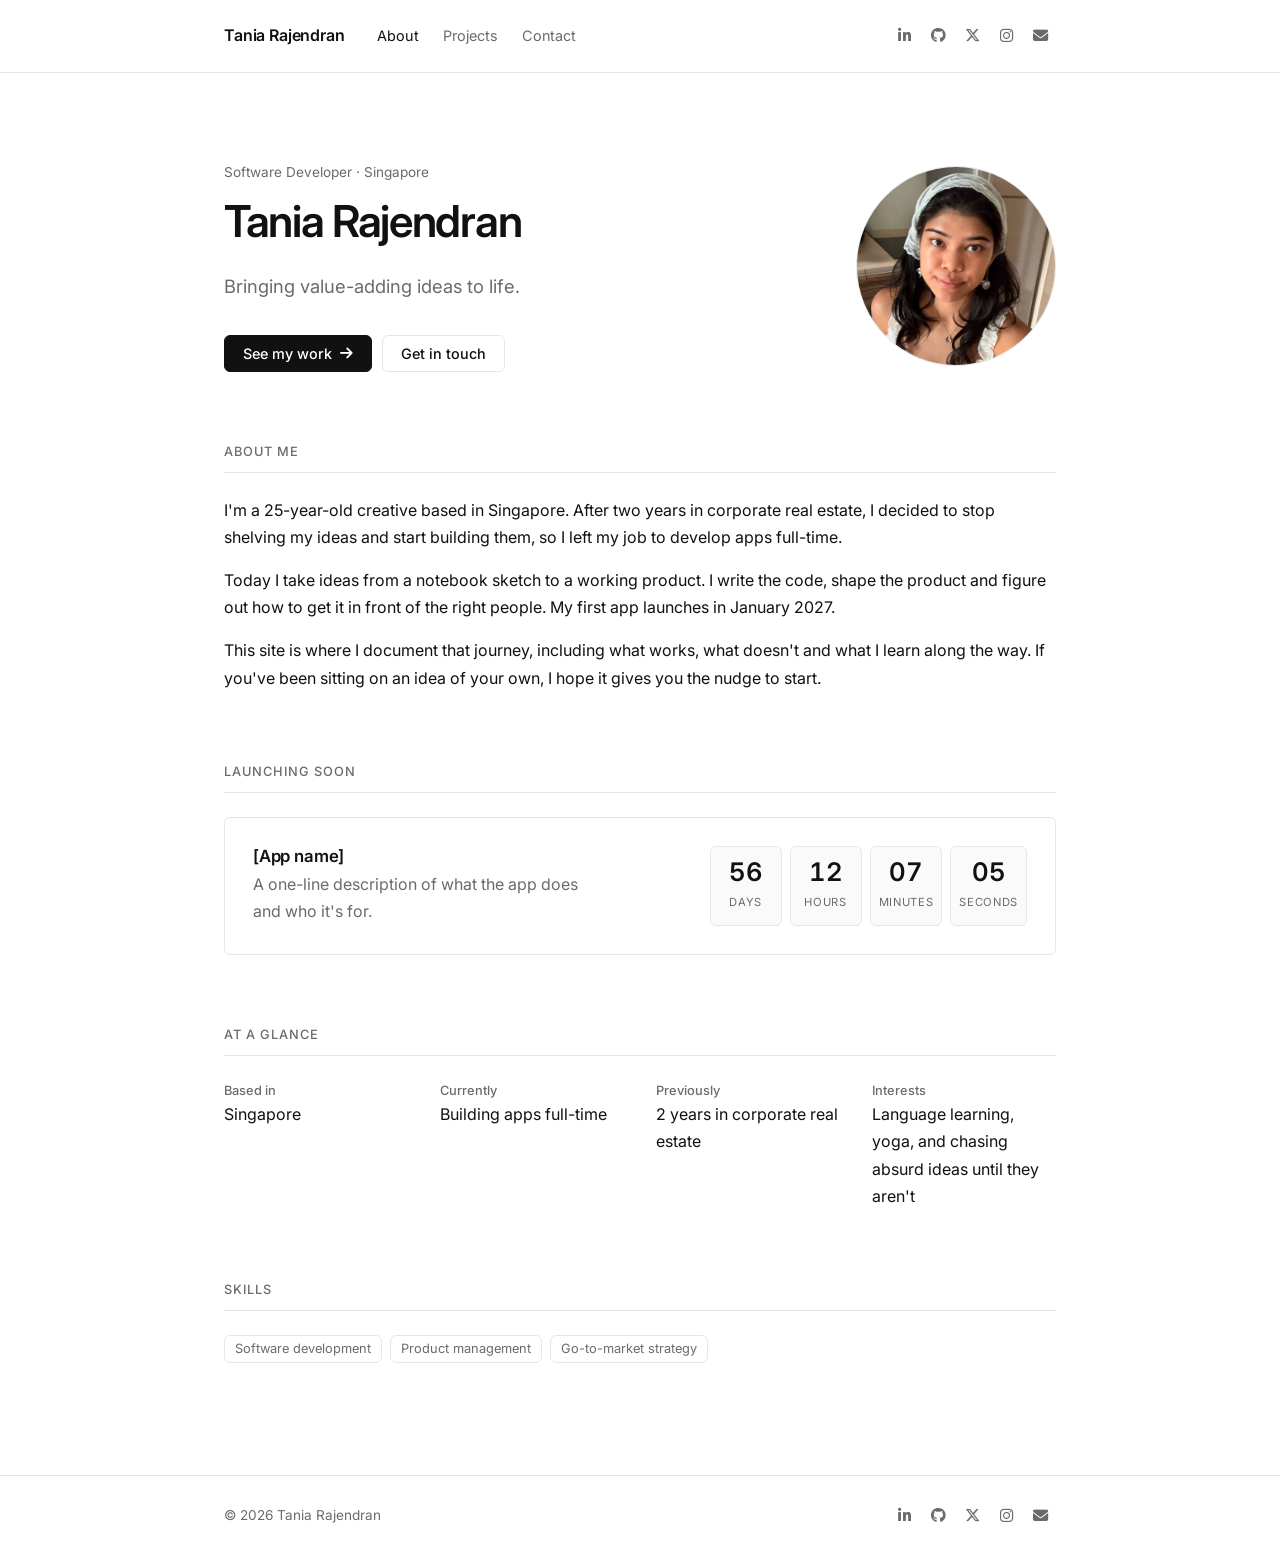
<file: index.html>
<!doctype html>
<html lang="en">
<head>
  <meta charset="utf-8">
  <meta name="viewport" content="width=device-width, initial-scale=1">
  <title>Tania Rajendran — Software Developer, Singapore</title>
  <meta name="description" content="Tania Rajendran — software developer in Singapore building apps and sharing the journey.">
  <link rel="preconnect" href="https://fonts.googleapis.com">
  <link rel="preconnect" href="https://fonts.gstatic.com" crossorigin>
  <link href="https://fonts.googleapis.com/css2?family=Inter:wght@400;500;600&display=swap" rel="stylesheet">
  <link rel="stylesheet" href="https://cdnjs.cloudflare.com/ajax/libs/font-awesome/6.5.1/css/all.min.css">
  <link rel="stylesheet" href="css/style.css">
</head>
<body data-page="about">
  <main>
    <section class="hero">
      <div>
        <p class="eyebrow">Software Developer · Singapore</p>
        <h1>Tania Rajendran</h1>
        <p class="lead">Bringing value-adding ideas to life.</p>
        <div class="btn-row">
          <a class="btn" href="projects.html">See my work <i class="fa-solid fa-arrow-right"></i></a>
          <a class="btn ghost" href="contact.html">Get in touch</a>
        </div>
      </div>
      <img class="avatar" src="images/tania.jpg" alt="Photo of Tania Rajendran">
    </section>

    <h2>About me</h2>
    <p>I'm a 25-year-old creative based in Singapore. After two years in corporate real estate, I decided to stop shelving my ideas and start building them, so I left my job to develop apps full-time.</p>
    <p>Today I take ideas from a notebook sketch to a working product. I write the code, shape the product and figure out how to get it in front of the right people. My first app launches in January 2027.</p>
    <p>This site is where I document that journey, including what works, what doesn't and what I learn along the way. If you've been sitting on an idea of your own, I hope it gives you the nudge to start.</p>

    <h2>Launching soon</h2>
    <!-- Replace [App name] and the description once you're ready to share.
         The countdown target is set in data-countdown (Singapore time, +08:00). -->
    <section class="launch">
      <div>
        <h3>[App name]</h3>
        <p class="muted">A one-line description of what the app does and who it's for.</p>
      </div>
      <div class="countdown" data-countdown="2027-01-31T00:00:00+08:00" aria-label="Countdown to launch">
        <div><span data-unit="days">--</span><small>Days</small></div>
        <div><span data-unit="hours">--</span><small>Hours</small></div>
        <div><span data-unit="minutes">--</span><small>Minutes</small></div>
        <div><span data-unit="seconds">--</span><small>Seconds</small></div>
      </div>
    </section>

    <h2>At a glance</h2>
    <div class="facts">
      <div class="fact"><strong>Based in</strong><span>Singapore</span></div>
      <div class="fact"><strong>Currently</strong><span>Building apps full-time</span></div>
      <div class="fact"><strong>Previously</strong><span>2 years in corporate real estate</span></div>
      <div class="fact"><strong>Interests</strong><span>Language learning, yoga, and chasing absurd ideas until they aren't</span></div>
    </div>

    <h2>Skills</h2>
    <ul class="skills">
      <li class="tag">Software development</li>
      <li class="tag">Product management</li>
      <li class="tag">Go-to-market strategy</li>
    </ul>
  </main>
  <script src="js/site.js"></script>
</body>
</html>
</file>
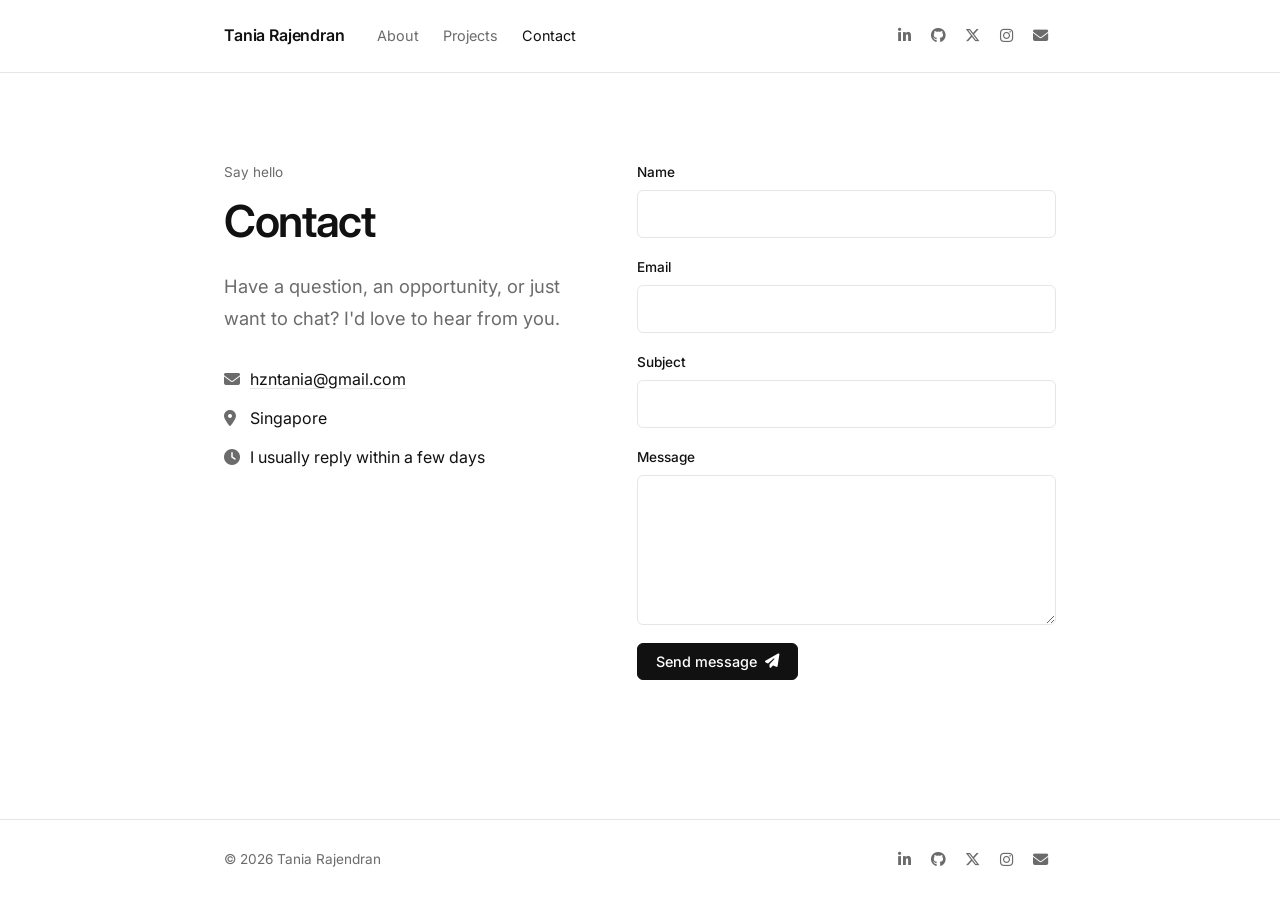
<file: contact.html>
<!doctype html>
<html lang="en">
<head>
  <meta charset="utf-8">
  <meta name="viewport" content="width=device-width, initial-scale=1">
  <title>Contact — Tania Rajendran</title>
  <link rel="preconnect" href="https://fonts.googleapis.com">
  <link rel="preconnect" href="https://fonts.gstatic.com" crossorigin>
  <link href="https://fonts.googleapis.com/css2?family=Inter:wght@400;500;600&display=swap" rel="stylesheet">
  <link rel="stylesheet" href="https://cdnjs.cloudflare.com/ajax/libs/font-awesome/6.5.1/css/all.min.css">
  <link rel="stylesheet" href="css/style.css">
</head>
<body data-page="contact">
  <main>
    <div class="contact">
      <div>
        <p class="eyebrow">Say hello</p>
        <h1>Contact</h1>
        <p class="lead">Have a question, an opportunity, or just want to chat? I'd love to hear from you.</p>
        <ul class="contact-list">
          <li><i class="fa-solid fa-envelope"></i> <a data-email href="#">you@example.com</a></li>
          <li><i class="fa-solid fa-location-dot"></i> Singapore</li>
          <li><i class="fa-solid fa-clock"></i> I usually reply within a few days</li>
        </ul>
      </div>

      <!-- The form sends messages to your inbox via Formspree (free):
           1. Sign up at https://formspree.io and create a form.
           2. Replace YOUR_FORM_ID below with the ID it gives you. -->
      <form action="https://formspree.io/f/YOUR_FORM_ID" method="POST">
        <label>Name
          <input type="text" name="name" autocomplete="name" required>
        </label>
        <label>Email
          <input type="email" name="email" autocomplete="email" required>
        </label>
        <label>Subject
          <input type="text" name="subject">
        </label>
        <label>Message
          <textarea name="message" required></textarea>
        </label>
        <button class="btn" type="submit">Send message <i class="fa-solid fa-paper-plane"></i></button>
      </form>
    </div>
  </main>
  <script src="js/site.js"></script>
</body>
</html>
</file>
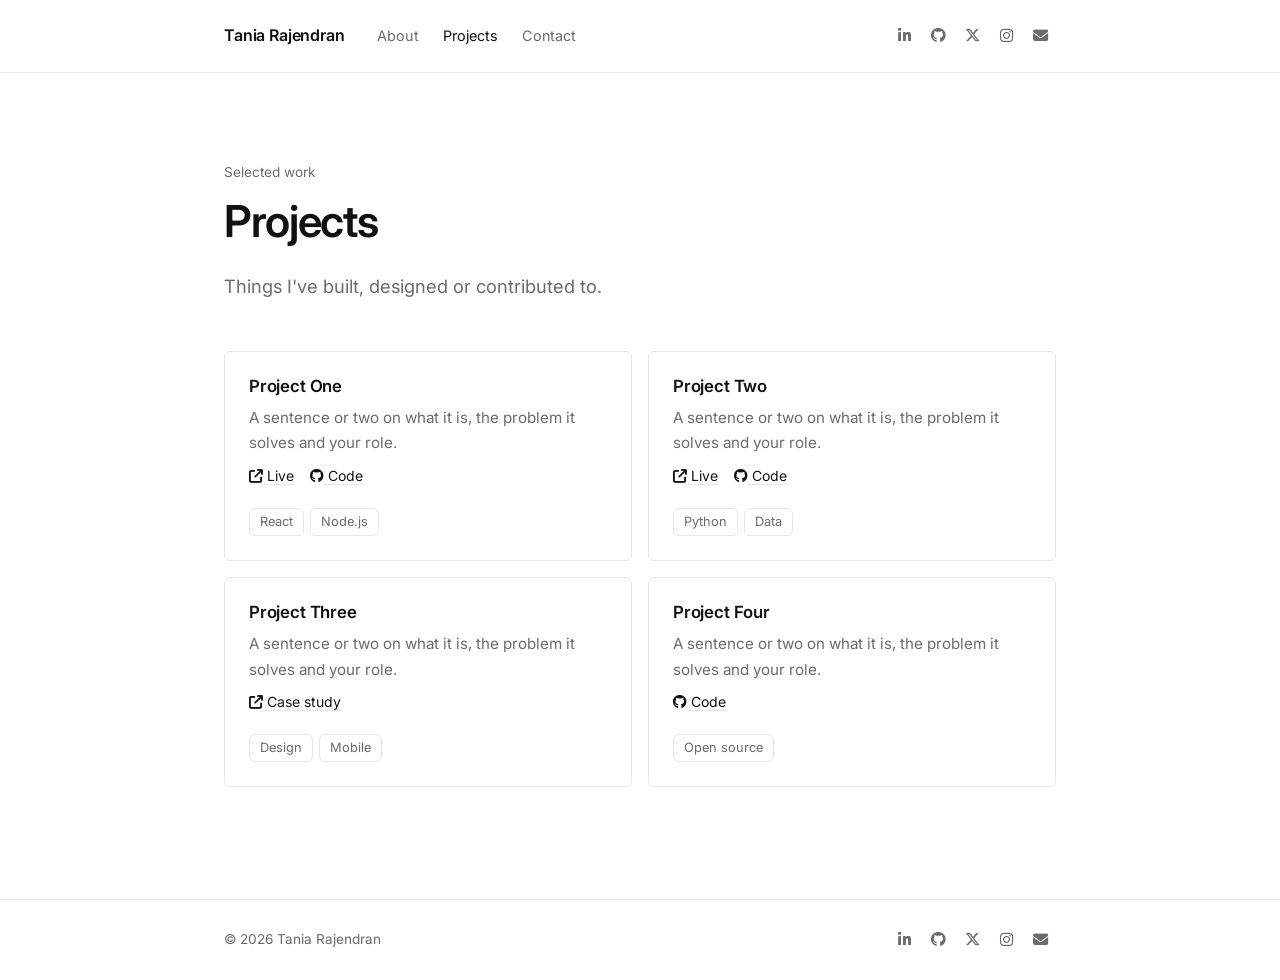
<file: projects.html>
<!doctype html>
<html lang="en">
<head>
  <meta charset="utf-8">
  <meta name="viewport" content="width=device-width, initial-scale=1">
  <title>Projects — Tania Rajendran</title>
  <link rel="preconnect" href="https://fonts.googleapis.com">
  <link rel="preconnect" href="https://fonts.gstatic.com" crossorigin>
  <link href="https://fonts.googleapis.com/css2?family=Inter:wght@400;500;600&display=swap" rel="stylesheet">
  <link rel="stylesheet" href="https://cdnjs.cloudflare.com/ajax/libs/font-awesome/6.5.1/css/all.min.css">
  <link rel="stylesheet" href="css/style.css">
</head>
<body data-page="projects">
  <main>
    <p class="eyebrow">Selected work</p>
    <h1>Projects</h1>
    <p class="lead">Things I've built, designed or contributed to.</p>

    <!-- Copy an <article>…</article> block to add a project.
         To show a screenshot,
         add this as the first line inside the card:
         <img class="thumb" src="images/project.png" alt="Screenshot of project"> -->
    <div class="grid">
      <article class="card">
        <h3>Project One</h3>
        <p>A sentence or two on what it is, the problem it solves and your role.</p>
        <div class="links">
          <a href="#"><i class="fa-solid fa-arrow-up-right-from-square"></i> Live</a>
          <a href="#"><i class="fa-brands fa-github"></i> Code</a>
        </div>
        <div class="tags"><span class="tag">React</span><span class="tag">Node.js</span></div>
      </article>
      <article class="card">
        <h3>Project Two</h3>
        <p>A sentence or two on what it is, the problem it solves and your role.</p>
        <div class="links">
          <a href="#"><i class="fa-solid fa-arrow-up-right-from-square"></i> Live</a>
          <a href="#"><i class="fa-brands fa-github"></i> Code</a>
        </div>
        <div class="tags"><span class="tag">Python</span><span class="tag">Data</span></div>
      </article>
      <article class="card">
        <h3>Project Three</h3>
        <p>A sentence or two on what it is, the problem it solves and your role.</p>
        <div class="links">
          <a href="#"><i class="fa-solid fa-arrow-up-right-from-square"></i> Case study</a>
        </div>
        <div class="tags"><span class="tag">Design</span><span class="tag">Mobile</span></div>
      </article>
      <article class="card">
        <h3>Project Four</h3>
        <p>A sentence or two on what it is, the problem it solves and your role.</p>
        <div class="links">
          <a href="#"><i class="fa-brands fa-github"></i> Code</a>
        </div>
        <div class="tags"><span class="tag">Open source</span></div>
      </article>
    </div>
  </main>
  <script src="js/site.js"></script>
</body>
</html>
</file>
<file: css/style.css>
/* ---------- Colours & fonts (change these to restyle the whole site) ---------- */
:root {
  --bg: #ffffff;
  --surface: #fafafa;
  --text: #111111;
  --muted: #6b6b6b;
  --border: #e6e6e6;
  --accent: #111111;
  --font: "Inter", system-ui, -apple-system, "Segoe UI", sans-serif;
  --radius: 6px;
  --max: 880px;
}
@media (prefers-color-scheme: dark) {
  :root {
    --bg: #0e0e0f;
    --surface: #161617;
    --text: #ededed;
    --muted: #9a9a9a;
    --border: #262628;
    --accent: #ededed;
  }
}

/* ---------- Base ---------- */
*, *::before, *::after { box-sizing: border-box; }
html { scroll-behavior: smooth; -webkit-font-smoothing: antialiased; }
body {
  margin: 0;
  background: var(--bg);
  color: var(--text);
  font-family: var(--font);
  font-size: 16px;
  line-height: 1.7;
  display: flex;
  flex-direction: column;
  min-height: 100vh;
}
main { flex: 1; width: 100%; max-width: var(--max); margin: 0 auto; padding: 88px 24px 112px; }
h1, h2, h3 { line-height: 1.25; font-weight: 600; letter-spacing: -0.02em; margin: 0 0 .5em; }
h1 { font-size: clamp(2rem, 4.5vw, 2.75rem); letter-spacing: -0.03em; }
h2 {
  font-size: .8rem; font-weight: 500; letter-spacing: .08em; text-transform: uppercase;
  color: var(--muted); margin: 72px 0 24px; padding-bottom: 12px; border-bottom: 1px solid var(--border);
}
h3 { font-size: 1.05rem; letter-spacing: -0.01em; }
p { margin: 0 0 1em; }
a { color: var(--text); text-decoration: underline; text-decoration-color: var(--border); text-underline-offset: 3px; transition: text-decoration-color .15s; }
a:hover { text-decoration-color: currentColor; }
img { max-width: 100%; display: block; }
.muted { color: var(--muted); }
.eyebrow { font-size: .85rem; color: var(--muted); margin-bottom: .75em; }
.lead { font-size: 1.15rem; color: var(--muted); max-width: 600px; }

/* ---------- Header ---------- */
.site-header { background: var(--bg); border-bottom: 1px solid var(--border); }
.header-inner {
  max-width: var(--max); margin: 0 auto; padding: 20px 24px;
  display: flex; align-items: center; gap: 32px;
}
.brand { font-weight: 600; font-size: 1rem; letter-spacing: -0.01em; color: var(--text); text-decoration: none; white-space: nowrap; }
.nav { display: flex; gap: 24px; margin-right: auto; }
.nav a { color: var(--muted); text-decoration: none; font-size: .9rem; }
.nav a:hover, .nav a[aria-current="page"] { color: var(--text); }
.socials { display: flex; gap: 2px; }
.socials a {
  width: 32px; height: 32px; display: grid; place-items: center;
  color: var(--muted); text-decoration: none; font-size: .95rem; transition: color .15s;
}
.socials a:hover { color: var(--text); }
.menu-toggle { display: none; background: none; border: 0; color: var(--text); font-size: 1.1rem; cursor: pointer; padding: 6px; }

@media (max-width: 860px) {
  .header-inner { flex-wrap: wrap; gap: 4px; padding: 14px 16px; }
  .brand { margin-right: auto; }
  .menu-toggle { display: block; }
  .nav { display: none; order: 3; width: 100%; flex-direction: column; gap: 0; margin: 8px 0 0; }
  .site-header.open .nav { display: flex; }
  .nav a { padding: 12px 0; border-top: 1px solid var(--border); }
  main { padding: 56px 16px 80px; }
  h2 { margin-top: 56px; }
}
@media (max-width: 400px) {
  .header-inner .socials a { width: 28px; }
}

/* ---------- Footer ---------- */
.site-footer { border-top: 1px solid var(--border); }
.footer-inner { max-width: var(--max); margin: 0 auto; padding: 24px; display: flex; justify-content: space-between; align-items: center; gap: 16px; flex-wrap: wrap; color: var(--muted); font-size: .85rem; }

/* ---------- About ---------- */
.hero { display: grid; grid-template-columns: 1fr 200px; gap: 48px; align-items: center; }
.avatar {
  width: 100%; aspect-ratio: 1; border-radius: 50%; object-fit: cover; object-position: 50% 32%;
  background: var(--surface); border: 1px solid var(--border);
  display: grid; place-items: center; font-size: 1.6rem; font-weight: 500; color: var(--muted);
}
.btn {
  display: inline-flex; align-items: center; gap: 8px;
  background: var(--text); color: var(--bg); border: 1px solid var(--text); border-radius: var(--radius);
  padding: 9px 18px; font: 500 .9rem var(--font); text-decoration: none; cursor: pointer; transition: opacity .15s;
}
.btn:hover { opacity: .85; }
.btn.ghost { background: transparent; color: var(--text); border-color: var(--border); }
.btn.ghost:hover { opacity: 1; border-color: var(--text); }
.btn-row { display: flex; gap: 10px; flex-wrap: wrap; margin-top: 32px; }
.skills { display: flex; flex-wrap: wrap; gap: 8px; padding: 0; margin: 0; list-style: none; }
.tag { border: 1px solid var(--border); color: var(--muted); border-radius: var(--radius); padding: 2px 10px; font-size: .8rem; }
.facts { display: grid; grid-template-columns: repeat(auto-fit, minmax(180px, 1fr)); gap: 24px 32px; }
.fact strong { display: block; font-size: .8rem; font-weight: 500; color: var(--muted); }
.launch {
  display: flex; align-items: center; justify-content: space-between; gap: 32px; flex-wrap: wrap;
  border: 1px solid var(--border); border-radius: var(--radius); padding: 28px;
}
.launch h3 { margin-bottom: 4px; }
.launch p { margin: 0; max-width: 340px; }
.countdown { display: flex; gap: 8px; }
.countdown > div {
  min-width: 72px; text-align: center; padding: 10px 8px;
  background: var(--surface); border: 1px solid var(--border); border-radius: var(--radius);
}
.countdown span { display: block; font-size: 1.6rem; font-weight: 600; letter-spacing: -0.02em; font-variant-numeric: tabular-nums; line-height: 1.2; }
.countdown small { font-size: .7rem; color: var(--muted); text-transform: uppercase; letter-spacing: .06em; }
.countdown .launched { margin: 0; font-weight: 600; font-size: 1.2rem; }
@media (max-width: 640px) {
  .launch { padding: 20px; }
  .countdown { width: 100%; }
  .countdown > div { flex: 1; min-width: 0; }
  .countdown span { font-size: 1.3rem; }
}
@media (max-width: 640px) {
  .hero { grid-template-columns: 1fr; gap: 24px; }
  .hero .avatar { width: 112px; order: -1; font-size: 1.2rem; }
}

/* ---------- Projects ---------- */
.grid { display: grid; grid-template-columns: repeat(auto-fill, minmax(280px, 1fr)); gap: 16px; margin-top: 48px; }
.card {
  border: 1px solid var(--border); border-radius: var(--radius);
  padding: 24px; display: flex; flex-direction: column; gap: 8px; transition: border-color .15s;
}
.card:hover { border-color: var(--muted); }
.card h3 { margin: 0; }
.card p { margin: 0; color: var(--muted); font-size: .95rem; }
.card .tags { display: flex; flex-wrap: wrap; gap: 6px; margin-top: auto; padding-top: 12px; }
.card .links { display: flex; gap: 16px; font-size: .875rem; }
.card .thumb { aspect-ratio: 16/9; border-radius: 4px; object-fit: cover; margin-bottom: 8px; border: 1px solid var(--border); }

/* ---------- Blog ---------- */
.posts { list-style: none; padding: 0; margin: 48px 0 0; }
.posts li { border-top: 1px solid var(--border); }
.posts li:last-child { border-bottom: 1px solid var(--border); }
.posts a { display: grid; grid-template-columns: 170px 1fr; gap: 32px; padding: 24px 0; text-decoration: none; color: inherit; }
.posts h3 { margin: 0 0 4px; }
.posts a:hover h3 { text-decoration: underline; text-underline-offset: 3px; }
.posts time { color: var(--muted); font-size: .875rem; padding-top: 2px; }
.posts p { color: var(--muted); margin: 0; font-size: .95rem; }
@media (max-width: 600px) { .posts a { grid-template-columns: 1fr; gap: 4px; } }

/* ---------- Single blog post ---------- */
.post { max-width: 660px; margin: 0 auto; }
.post .back { text-decoration: none; font-size: .875rem; color: var(--muted); }
.post .back:hover { color: var(--text); }
.post header { margin: 32px 0 48px; }
.post h2 { font-size: 1.3rem; font-weight: 600; letter-spacing: -0.02em; text-transform: none; color: var(--text); border: 0; padding: 0; margin: 2em 0 .6em; }
.post blockquote { margin: 1.75em 0; padding-left: 20px; border-left: 2px solid var(--text); color: var(--muted); }
.post pre { background: var(--surface); border: 1px solid var(--border); border-radius: var(--radius); padding: 16px; overflow-x: auto; font-size: .875rem; }

/* ---------- Contact ---------- */
.contact { display: grid; grid-template-columns: 1fr 1.2fr; gap: 64px; }
.contact-list { list-style: none; padding: 0; margin: 32px 0 0; display: grid; gap: 12px; }
.contact-list i { width: 22px; color: var(--muted); }
form { display: grid; gap: 18px; }
label { font-weight: 500; font-size: .85rem; display: grid; gap: 6px; }
input, textarea {
  font: inherit; font-size: .95rem; color: var(--text); background: var(--bg);
  border: 1px solid var(--border); border-radius: var(--radius); padding: 10px 12px; width: 100%;
  transition: border-color .15s;
}
input:focus, textarea:focus { outline: none; border-color: var(--text); }
textarea { min-height: 150px; resize: vertical; }
form .btn { justify-self: start; }
@media (max-width: 760px) { .contact { grid-template-columns: 1fr; gap: 40px; } }
</file>
